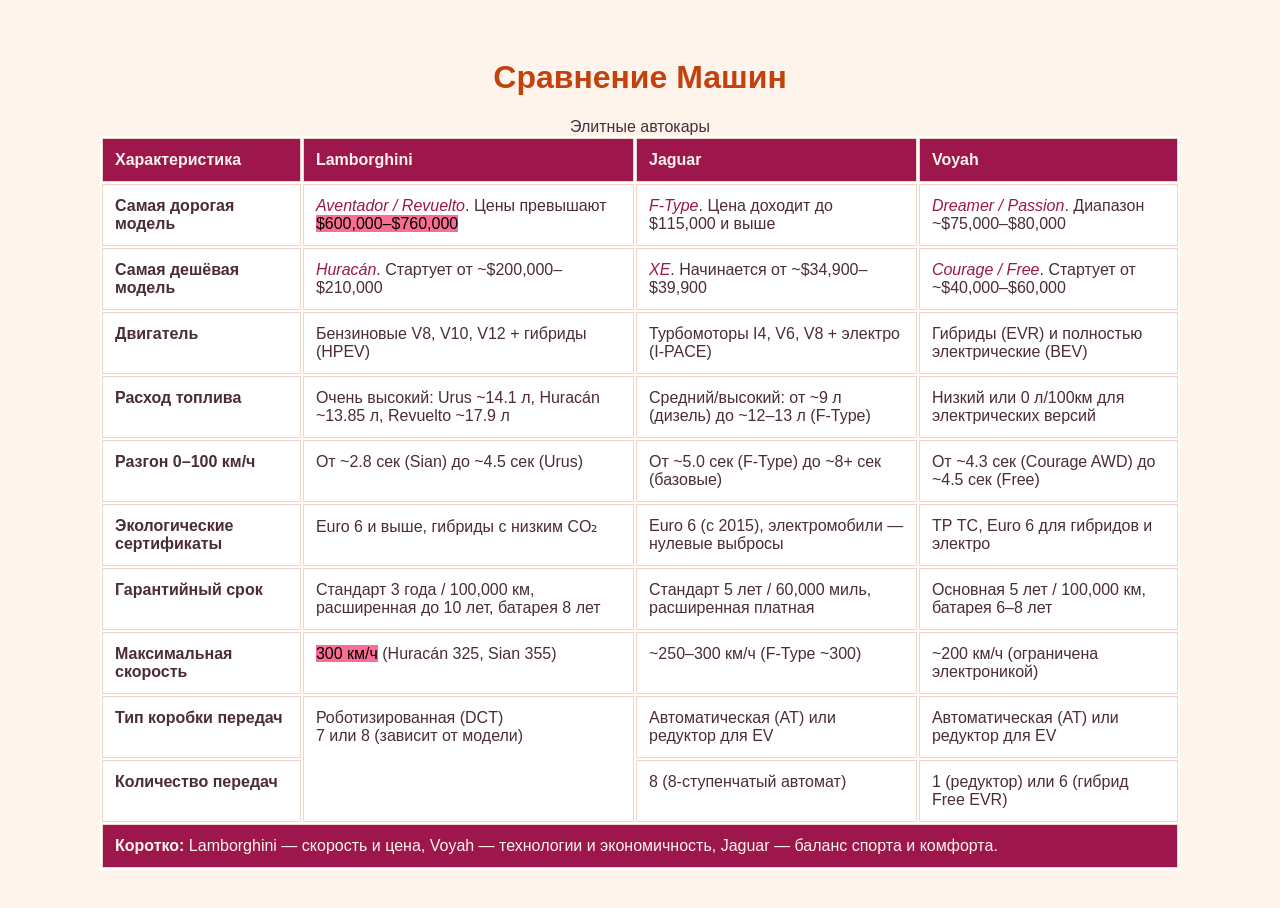
<file: lab 2-3/index.html>
<!DOCTYPE html>
<html lang="ru">
<head>
    <meta charset="UTF-8">
    <meta name="viewport" content="width=device-width, initial-scale=1.0">
    <title>Cars</title>
    <style>
        body {
            background: #fef4ec;
            font-family: Arial, sans-serif;
            color: #4a2c3a;
            padding: 30px;
        }

        h1 {
            text-align: center;
            color: #c2410c;
        }

        table {
            width: 110%;
            max-width: 1080px;
            margin: 0 auto;
            background: #ffffff;
        }

        th, td {
            border: 1px solid #f0d5c5;
            padding: 12px;
            text-align: left;
            vertical-align: top;
        }

        thead th, tfoot td {
            background: #9d174d;
            color: #fef4ec;
        }
        em {
            font-style: italic;       
            color: #9d174d;
        }

        mark {
            background: #fa6d95;       
            color: #000000;
        }
    </style>
</head>
<body>
    <h1><b>Сравнение Машин</b></h1>
    <table>
        <caption>Элитные автокары</caption>
        <thead>
            <tr>
                <th>Характеристика</th>
                <th>Lamborghini</th>
                <th>Jaguar</th>
                <th>Voyah</th>
            </tr>
        </thead>
        <tbody>
            <tr>
                <td><b>Самая дорогая модель</b></td>
                <td><em>Aventador / Revuelto</em>. Цены превышают <mark>$600,000–$760,000</mark></td>
                <td><em>F-Type</em>. Цена доходит до $115,000 и выше</td>
                <td><em>Dreamer / Passion</em>. Диапазон ~$75,000–$80,000</td>
            </tr>
            <tr>
                <td><b>Самая дешёвая модель</b></td>
                <td><em>Huracán</em>. Стартует от ~$200,000–$210,000</td>
                <td><em>XE</em>. Начинается от ~$34,900–$39,900</td>
                <td><em>Courage / Free</em>. Стартует от ~$40,000–$60,000</td>
            </tr>
            <tr>
                <td><b>Двигатель</b></td>
                <td>Бензиновые V8, V10, V12 + гибриды (HPEV)</td>
                <td>Турбомоторы I4, V6, V8 + электро (I-PACE)</td>
                <td>Гибриды (EVR) и полностью электрические (BEV)</td>
            </tr>
            <tr>
                <td><b>Расход топлива</b></td>
                <td>Очень высокий: Urus ~14.1 л, Huracán ~13.85 л, Revuelto ~17.9 л</td>
                <td>Средний/высокий: от ~9 л (дизель) до ~12–13 л (F-Type)</td>
                <td>Низкий или 0 л/100км для электрических версий</td>
            </tr>
            <tr>
                <td><b>Разгон 0–100 км/ч</b></td>
                <td>От ~2.8 сек (Sian) до ~4.5 сек (Urus)</td>
                <td>От ~5.0 сек (F-Type) до ~8+ сек (базовые)</td>
                <td>От ~4.3 сек (Courage AWD) до ~4.5 сек (Free)</td>
            </tr>
            <tr>
                <td><b>Экологические сертификаты</b></td>
                <td>Euro 6 и выше, гибриды с низким CO₂</td>
                <td>Euro 6 (с 2015), электромобили — нулевые выбросы</td>
                <td>ТР ТС, Euro 6 для гибридов и электро</td>
            </tr>
            <tr>
                <td><b>Гарантийный срок</b></td>
                <td>Стандарт 3 года / 100,000 км, расширенная до 10 лет, батарея 8 лет</td>
                <td>Стандарт 5 лет / 60,000 миль, расширенная платная</td>
                <td>Основная 5 лет / 100,000 км, батарея 6–8 лет</td>
            </tr>
            <tr>
                <td><b>Максимальная скорость</b></td>
                <td><mark>300 км/ч</mark> (Huracán 325, Sian 355)</td>
                <td>~250–300 км/ч (F-Type ~300)</td>
                <td>~200 км/ч (ограничена электроникой)</td>
            </tr>
            <tr>
                <td><b>Тип коробки передач</b></td>
                <td rowspan="2">Роботизированная (DCT) <br> 7 или 8 (зависит от модели)</td>
                <td>Автоматическая (AT) или редуктор для EV</td>
                <td>Автоматическая (AT) или редуктор для EV</td>
            </tr>
            <tr>
                <td><b>Количество передач</b></td>
                
                <td>8 (8-ступенчатый автомат)</td>
                <td>1 (редуктор) или 6 (гибрид Free EVR)</td>
            </tr>
        </tbody>
        <tfoot>
            <tr>
                <td colspan="4"><b>Коротко:</b> Lamborghini — скорость и цена, Voyah — технологии и экономичность, Jaguar — баланс спорта и комфорта.</td>
            </tr>
        </tfoot>
    </table>
</body>
</html>
</file>
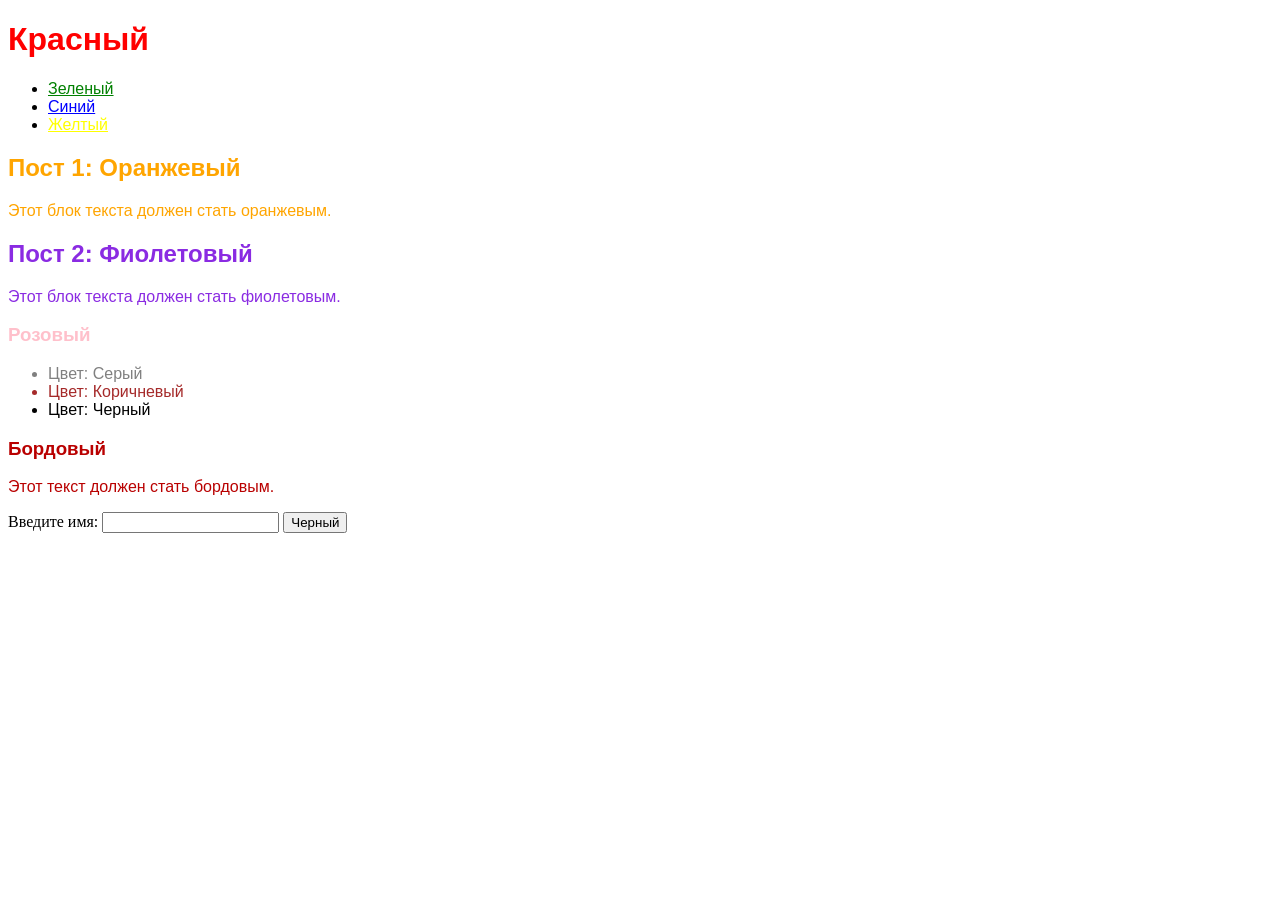
<file: lab.4/index.html>
<!DOCTYPE html>
<html lang="ru">
<head>
 <meta charset="UTF-8">
 <meta name="viewport" content="width=device-width, initial-scale=1.0">
 <title>Лабораторная работа: Селекторы CSS</title>
 <link rel="stylesheet" href="style.css">
</head>
<body>
 <header>
 <h1 class="main-title">Красный</h1>
 <nav>
 <ul class="nav-list">
 <li><a href="#" class="link">Зеленый</a></li>
 <li><a href="#" class="link special-link">Синий</a></li>
 <li><a href="#" class="link">Желтый</a></li>
 </ul>
 </nav>
 </header>

 <section class="content">
 <article class="post" id="first-post">
 <h2>Пост 1: Оранжевый</h2>
 <p>Этот блок текста должен стать оранжевым.</p>
 </article>

 <article class="post">
 <h2>Пост 2: Фиолетовый</h2>
 <p>Этот блок текста должен стать фиолетовым.</p>
 </article>
 </section>
 <section class="sidebar">
 <div class="widget">
 <h3>Розовый</h3>
 <ul class="color-list">
 <li>Цвет: Серый</li>
 <li>Цвет: Коричневый</li>
 <li class="highlighted">Цвет: Черный</li>
 </ul>
 </div>
 <div class="widget important-widget">
 <h3>Бордовый</h3>
 <p class="note">Этот текст должен стать бордовым.</p>
 </div>
 </section>
 <footer>
 <form action="#" class="form">
 <label for="name">Введите имя:</label>
 <input type="text" id="name" placeholder="Белый">
 <button type="submit" class="submit-btn">Черный</button>
 </form>
 </footer>
</body>
</html>
</file>
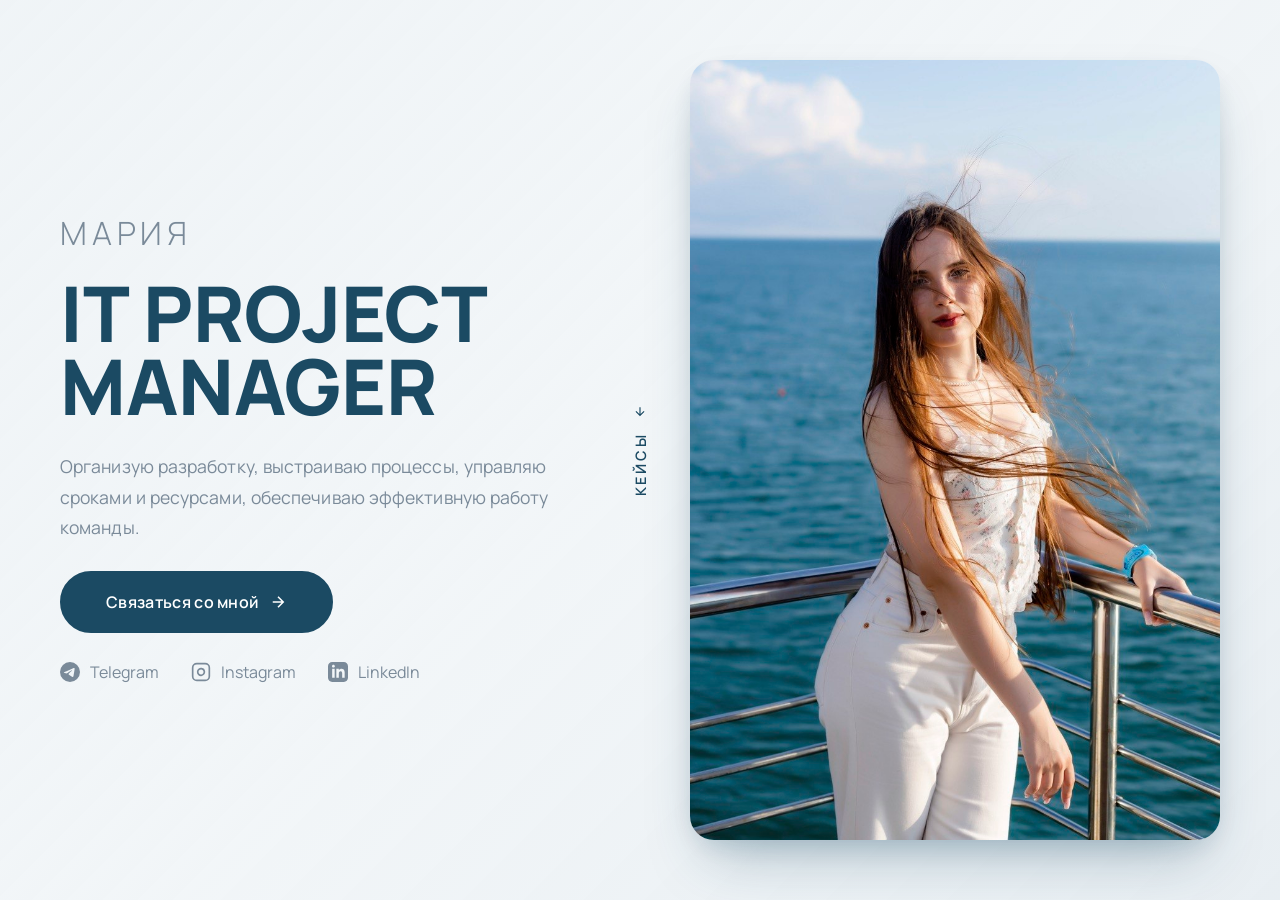
<file: lab4.1/index.html>
<!DOCTYPE html>
<html lang="ru">
<head>
    <meta charset="UTF-8">
    <meta name="viewport" content="width=device-width, initial-scale=1.0">
    <title>Мария | IT Project Manager</title>
    <link rel="preconnect" href="https://fonts.googleapis.com">
    <link rel="preconnect" href="https://fonts.gstatic.com" crossorigin>
    <link href="https://fonts.googleapis.com/css2?family=Manrope:wght@300;400;500;600;700;800&display=swap" rel="stylesheet">
    <link rel="stylesheet" href="style.css">
</head>
<body>

    <section class="hero">

        <!-- Текст слева -->
        <div class="text-block">

            <!-- 1. Имя -->
            <p class="name">Мария</p>

            <!-- 2. Заголовок -->
            <h1 class="role">
                IT Project<br>Manager
            </h1>

            <!-- 3. Описание -->
            <p class="tagline">
                Организую разработку, выстраиваю процессы, управляю сроками и ресурсами, обеспечиваю эффективную работу команды.
            </p>

            <!-- 4. Кнопка -->
            <a href="mailto:mkakshinskaya@gmail.com" class="btn-cta">
                Связаться со мной
                <svg width="16" height="16" viewBox="0 0 24 24" fill="none" stroke="currentColor" stroke-width="2">
                    <path d="M5 12h14M12 5l7 7-7 7"/>
                </svg>
            </a>

            <!-- 5. Соцсети -->
            <div class="socials">
                <a href="https://t.me/ifancyus" target="_blank" class="social-link">
                    <svg width="18" height="18" viewBox="0 0 24 24" fill="currentColor"><path d="M11.944 0A12 12 0 0 0 0 12a12 12 0 0 0 12 12 12 12 0 0 0 12-12A12 12 0 0 0 12 0a12 12 0 0 0-.056 0zm4.962 7.224c.1-.002.321.023.465.14a.506.506 0 0 1 .171.325c.016.093.036.306.02.472-.18 1.898-.962 6.502-1.36 8.627-.168.9-.499 1.201-.82 1.23-.696.065-1.225-.46-1.9-.902-1.056-.693-1.653-1.124-2.678-1.8-1.185-.78-.417-1.21.258-1.91.177-.184 3.247-2.977 3.307-3.23.007-.032.014-.15-.056-.212s-.174-.041-.249-.024c-.106.024-1.793 1.14-5.061 3.345-.48.33-.913.49-1.302.48-.428-.008-1.252-.241-1.865-.44-.752-.245-1.349-.374-1.297-.789.027-.216.325-.437.893-.663 3.498-1.524 5.83-2.529 6.998-3.014 3.332-1.386 4.025-1.627 4.476-1.635z"/></svg>
                    Telegram
                </a>
                 <a href="https://instagram.com/qreyvw" target="_blank" class="social-link">
                    <svg width="18" height="18" viewBox="0 0 24 24" fill="none" stroke="currentColor" stroke-width="2">
                        <rect x="2" y="2" width="20" height="20" rx="5" ry="5"></rect>
                        <path d="M16 11.37A4 4 0 1 1 12.63 8 4 4 0 0 1 16 11.37z"></path>
                        <line x1="17.5" y1="6.5" x2="17.51" y2="6.5"></line>
                    </svg>
                    Instagram
                </a>
                    <a href="https://linkedin.com/in/masha-kakshinskaya-45181a423" target="_blank" class="social-link">

                    <svg width="18" height="18" viewBox="0 0 24 24" fill="currentColor"><path d="M19 0h-14c-2.761 0-5 2.239-5 5v14c0 2.761 2.239 5 5 5h14c2.762 0 5-2.239 5-5v-14c0-2.761-2.238-5-5-5zm-11 19h-3v-11h3v11zm-1.5-12.268c-.966 0-1.75-.79-1.75-1.764s.784-1.764 1.75-1.764 1.75.79 1.75 1.764-.783 1.764-1.75 1.764zm13.5 12.268h-3v-5.604c0-3.368-4-3.113-4 0v5.604h-3v-11h3v1.765c1.396-2.586 7-2.777 7 2.476v6.759z"/></svg>
                    LinkedIn
                </a>
            </div>

        </div>

        <!-- Вертикальная надпись "Кейсы" -->
        <a href="#cases" class="side-cases">
            <span>Кейсы</span>
            <svg width="14" height="14" viewBox="0 0 24 24" fill="none" stroke="currentColor" stroke-width="2">
                <path d="M12 5v14M5 12l7 7 7-7"/>
            </svg>
        </a>

        <!-- Фото справа -->
        <div class="hero-image">
            <img src="photo_2026-10-16_16-08-43.jpg" alt="Мария - IT Project Manager">
        </div>

    </section>

</body>
</html>
</file>
<file: lab.4/style.css>
h1{
    color:red;
    font-family: 'Segoe UI', Tahoma, Geneva, Verdana, sans-serif;
}

.nav-list li:nth-child(1) .link {
    color: green;
    font-family: 'Segoe UI', Tahoma, Geneva, Verdana, sans-serif;
}

.nav-list li:nth-child(2) .link{
    color: blue;
    font-family: 'Segoe UI', Tahoma, Geneva, Verdana, sans-serif;
}

.nav-list li:nth-child(3) .link{
    color: yellow;
    font-family: 'Segoe UI', Tahoma, Geneva, Verdana, sans-serif;
}

#first-post {
    color: orange;
    font-family: 'Segoe UI', Tahoma, Geneva, Verdana, sans-serif;
}

.post {
    color: blueviolet;
    font-family: 'Segoe UI', Tahoma, Geneva, Verdana, sans-serif;
}

.widget h3{
    color: pink;
    font-family: 'Segoe UI', Tahoma, Geneva, Verdana, sans-serif;
}

.color-list li:nth-child(1){
    color: gray;
    font-family: 'Segoe UI', Tahoma, Geneva, Verdana, sans-serif;
}

.color-list li:nth-child(2){
    color: brown;
    font-family: 'Segoe UI', Tahoma, Geneva, Verdana, sans-serif;
}

.color-list li:nth-child(3) {
    color: black;
    font-family: 'Segoe UI', Tahoma, Geneva, Verdana, sans-serif;
}

.important-widget  h3{
    color: rgb(185, 0, 0);
    font-family: 'Segoe UI', Tahoma, Geneva, Verdana, sans-serif;
}

.note {
    color: rgb(185, 0, 0);
    font-family: 'Segoe UI', Tahoma, Geneva, Verdana, sans-serif;
}

.form input::placeholder{
    color: white;
    
}

.submit-btn {
    color: black;
    font-family: 'Segoe UI', Tahoma, Geneva, Verdana, sans-serif;
}
</file>
<file: lab4.1/style.css>
:root {
    --text: #12263A;
    --text-muted: #7A8A99;
    --accent: #1B4A63;

    --font: 'Manrope', sans-serif;
}

* {
    margin: 0;
    padding: 0;
    box-sizing: border-box;
}

body {
    font-family: var(--font);
    color: var(--text);
    overflow-x: hidden;
    min-height: 100vh;
    -webkit-font-smoothing: antialiased;
    font-size: 18px;
    position: relative;

    background-image: url('https://images.unsplash.com/photo-1505142468610-359e7d316be0?ixlib=rb-4.0.3&auto=format&fit=crop&w=1920&q=80');
    background-size: cover;
    background-position: center;
    background-attachment: fixed;
    background-repeat: no-repeat;
}

body::before {
    content: '';
    position: fixed;
    inset: 0;
    background: linear-gradient(
        135deg,
        rgba(238, 243, 246, 0.9) 0%,
        rgba(238, 243, 246, 0.78) 50%,
        rgba(228, 235, 240, 0.85) 100%
    );
    z-index: 0;
    pointer-events: none;
}

/* HERO */
.hero {
    position: relative;
    z-index: 1;
    min-height: 100vh;
    padding: 60px;
    display: grid;
    grid-template-columns: 1fr auto 1fr;
    grid-template-rows: 1fr;
    gap: 0 40px;
    align-items: center;
}

/* ТЕКСТОВЫЙ БЛОК */
.text-block {
    grid-column: 1 / 2;
    display: flex;
    flex-direction: column;
    align-items: flex-start;
    gap: 28px;
    max-width: 560px;
}

/* СТИЛЬ 1 — ИМЯ */
.name {
    font-family: var(--font);
    font-size: 2rem;
    font-weight: 300;
    letter-spacing: 0.15em;
    text-transform: uppercase;
    color: var(--text-muted);
    line-height: 1;
}

/* СТИЛЬ 2 — ЗАГОЛОВОК */
.role {
    font-family: var(--font);
    font-size: clamp(44px, 6vw, 88px);
    font-weight: 800;
    line-height: 0.95;
    /*letter-spacing: -0.03em;*/
        margin-block-start:0;

    color: var(--accent);
    text-transform: uppercase;
}

/* СТИЛЬ 3 — ОПИСАНИЕ */
.tagline {
    font-family: var(--font);
    font-size: 1.1rem;
    font-weight: 400;
    line-height: 1.75;
    letter-spacing: 0.005em;
    color: var(--text-muted);
    max-width: 500px;
}

/* Кнопка */
.btn-cta {
    display: inline-flex;
    align-items: center;
    justify-content: center;
    gap: 10px;
    padding: 18px 44px;
    background-color: var(--accent);
    color: #fff;
    text-decoration: none;
    border-radius: 50px;
    border: 2px solid var(--accent);
    font-family: var(--font);
    font-size: 1rem;
    font-weight: 600;
    letter-spacing: 0.02em;
    transition: all 0.3s ease;
}

.btn-cta:hover {
    background-color: transparent;
    color: var(--accent);
    transform: translateY(-2px);
    box-shadow: 0 10px 24px rgba(27, 74, 99, 0.2);
}

.btn-cta svg {
    width: 18px;
    height: 18px;
    transition: transform 0.3s ease;
}

.btn-cta:hover svg {
    transform: translateX(4px);
}

/* Соцсети */
.socials {
    display: flex;
    gap: 32px;
}

.social-link {
    display: inline-flex;
    align-items: center;
    gap: 10px;
    font-family: var(--font);
    font-size: 1rem;
    font-weight: 400;
    color: var(--text-muted);
    text-decoration: none;
    position: relative;
    transition: color 0.3s ease;
}

.social-link svg {
    width: 20px;
    height: 20px;
    transition: transform 0.3s ease;
}

.social-link:hover {
    color: var(--accent);
}

.social-link:hover svg {
    transform: scale(1.15);
}

/* Вертикальная надпись "Кейсы" */
.side-cases {
    grid-column: 2 / 3;
    display: inline-flex;
    align-items: center;
    gap: 14px;
    padding: 20px 0;
    text-decoration: none;
    color: var(--accent);
    font-family: var(--font);
    font-size: 0.9rem;
    font-weight: 600;
    letter-spacing: 0.2em;
    text-transform: uppercase;
    writing-mode: vertical-rl;
    transform: rotate(180deg);
    transition: all 0.4s cubic-bezier(0.16, 1, 0.3, 1);
}

.side-cases svg {
    flex-shrink: 0;
    transform: rotate(180deg);
    transition: transform 0.3s ease;
}

.side-cases:hover {
    letter-spacing: 0.3em;
}

.side-cases:hover svg {
    transform: rotate(180deg) translateY(4px);
}

/* ФОТО — вытянуто */
.hero-image {
    grid-column: 3 / 4;
    display: flex;
    justify-content: center;
    align-items: center;
    width: 100%;
}

.hero-image img {
    width: 100%;
    max-width: 100%;
    height: auto;
    max-height: calc(100vh - 120px);
    aspect-ratio: 3 / 5;
    object-fit: cover;
    object-position: center 25%;
    border-radius: 24px;
    box-shadow: 
        0 30px 60px -20px rgba(27, 74, 99, 0.35),
        0 10px 30px -10px rgba(27, 74, 99, 0.2);
}

/* АДАПТИВНОСТЬ */
@media (max-width: 1200px) {
    .hero {
        padding: 50px;
        gap: 0 30px;
    }

    .role {
        font-size: clamp(40px, 6vw, 76px);
    }

    .hero-image img {
        max-height: calc(100vh - 100px);
    }
}

@media (max-width: 900px) {
    .hero {
        padding: 30px 24px;
        grid-template-columns: 1fr;
        grid-template-rows: auto auto auto;
        gap: 30px;
        min-height: auto;
        align-items: start;
    }

    .text-block {
        grid-column: 1 / 2;
        grid-row: 1 / 2;
        max-width: 100%;
    }

    .role {
        font-size: 12vw;
    }

    .hero-image {
        grid-column: 1 / 2;
        grid-row: 2 / 3;
    }

    .hero-image img {
        max-height: 65vh;
        aspect-ratio: 3 / 5;
        object-position: center;
        border-radius: 20px;
    }

    .side-cases {
        grid-column: 1 / 2;
        grid-row: 3 / 4;
        align-self: center;
        justify-self: center;
        writing-mode: horizontal-tb;
        transform: none;
        flex-direction: row;
        gap: 10px;
        padding: 14px 28px;
        background-color: var(--accent);
        color: #fff;
        border-radius: 50px;
    }

    .side-cases svg {
        transform: none;
    }

    .side-cases:hover {
        letter-spacing: 0.2em;
    }

    .side-cases:hover svg {
        transform: translateY(4px);
    }
}

@media (max-width: 600px) {
    body {
        font-size: 16px;
        background-attachment: scroll;
    }

    .name {
        font-size: 1.6rem;
    }

    .role {
        font-size: 13vw;
    }

    .tagline {
        font-size: 1rem;
    }

    .btn-cta {
        width: 100%;
        padding: 18px 32px;
    }

    .socials {
        gap: 20px;
        flex-wrap: wrap;
    }

    .hero-image img {
        max-height: 60vh;
        aspect-ratio: 3 / 5;
        border-radius: 16px;
    }
}
</file>
